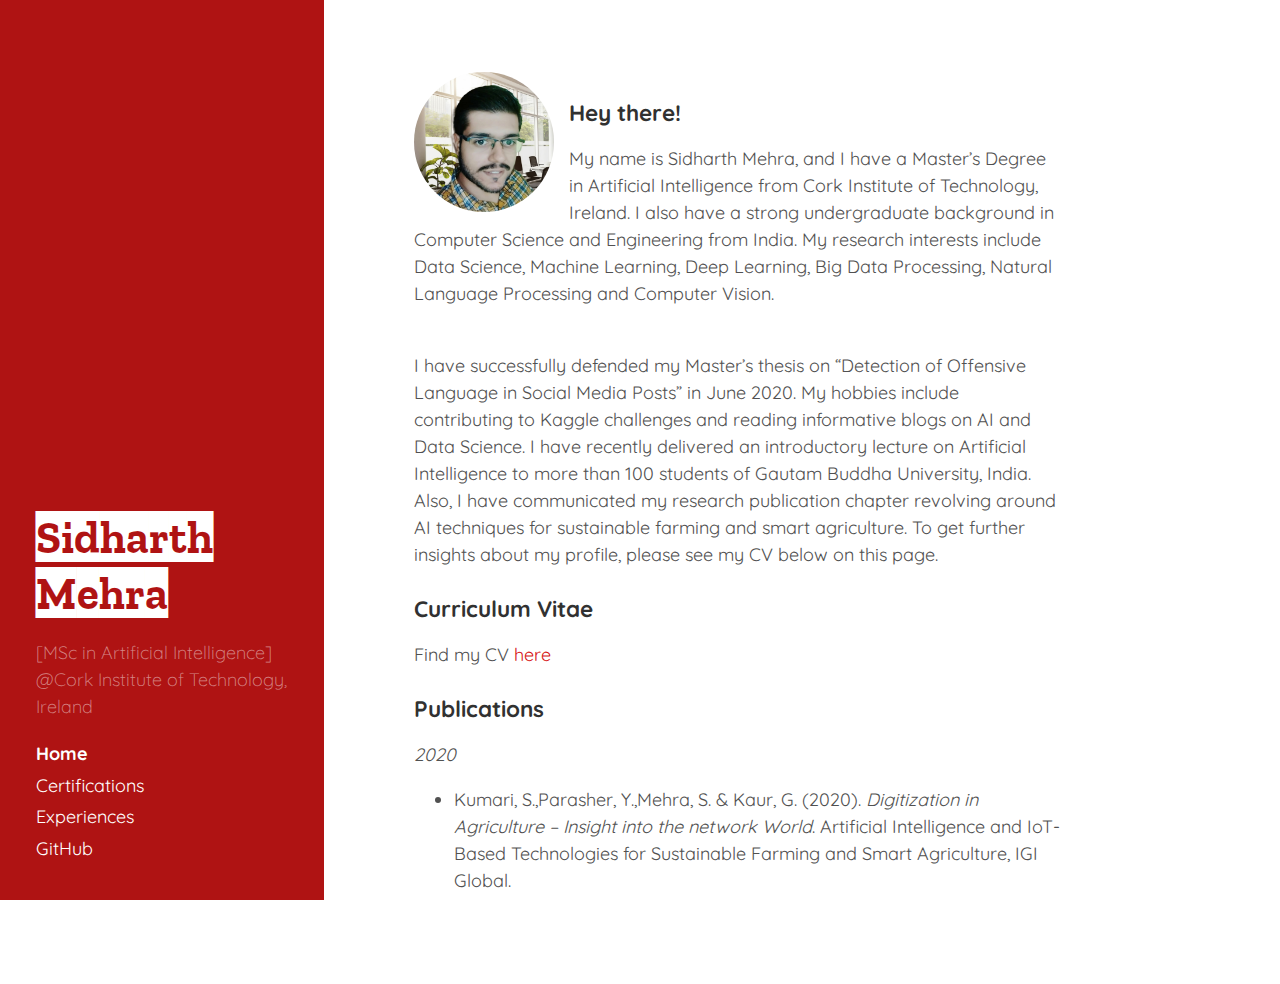
<file: index.html>
<!DOCTYPE html>
<html lang="en-us">

  <head>
  <link href="http://gmpg.org/xfn/11" rel="profile">
  <meta http-equiv="X-UA-Compatible" content="IE=edge">
  <meta http-equiv="content-type" content="text/html; charset=utf-8">
  <script type="text/javascript" src="https://cdn.mathjax.org/mathjax/latest/MathJax.js?config=TeX-AMS-MML_HTMLorMML"></script>

  <!-- Enable responsiveness on mobile devices-->
  <meta name="viewport" content="width=device-width, initial-scale=1.0, maximum-scale=1">

  <title>
    
      Sidharth Mehra &middot; MSc in Artificial Intelligence from Cork Institute of Technology, Ireland
    
  </title>

  <!-- CSS -->
  <link rel="stylesheet" href="/public/css/poole.css">
  <link rel="stylesheet" href="/public/css/syntax.css">
  <link rel="stylesheet" href="/public/css/hyde.css">
  <link rel="stylesheet" href="/public/css/general.css">
  <link rel="stylesheet" href="https://fonts.googleapis.com/css?family=PT+Sans:400,400italic,700|Abril+Fatface">
  <link rel="stylesheet" href="https://fonts.googleapis.com/css?family=Quicksand:300,400,500,700&display=swap">
  <link rel="stylesheet" href="https://fonts.googleapis.com/css?family=Playfair+Display:400,400i,700,700i&display=swap">
  <link href="https://fonts.googleapis.com/css?family=Zilla+Slab+Highlight:400,700&display=swap" rel="stylesheet">

  <!--  
  <link rel="apple-touch-icon-precomposed" sizes="144x144" href="/public/logo.png">
                                 <link rel="shortcut icon" href="/public/favicon.ico"> -->

  <!-- RSS -->
  <link rel="alternate" type="application/rss+xml" title="RSS" href="/atom.xml">
</head>


  <body class="theme-base-mj">

    <div class="sidebar">
  <div class="container sidebar-sticky">

    <div class="sidebar-about">
        <a href="/">
          <h2>
            Sidharth Mehra
          </h2>
        </a>
      <p class="lead">
        [MSc in Artificial Intelligence]
        @Cork Institute of Technology, Ireland
       
      </p>
    </div>

    <nav class="sidebar-nav">
      <a class="sidebar-nav-item active" href="/">Home</a>

      <a class="sidebar-nav-item" href="/publications/index.html">Certifications</a>
      
      <a class="sidebar-nav-item" href="/blog">Experiences</a>
      
      <a class="sidebar-nav-item" href="https://github.com/sidmehra">GitHub</a>
      <!-- <span class="sidebar-nav-item">Currently v2.1.0</span> -->
    </nav>

    <!-- <p>&copy; 2020. All rights reserved.</p>-->
  </div>
</div>


   <!--   <div class="logo-tag">MJ</div> -->

    <div class="content container">
      <div>
    <img src="/public/img/Sid.jpg" alt="Avatar" class="header-img" />
</div>

<h3 id="hey-there">Hey there!</h3>

<p>My name is Sidharth Mehra, and I have a Master’s Degree in Artificial Intelligence from Cork Institute of Technology, Ireland. I also have a strong undergraduate background in Computer Science and Engineering from India. My research interests include Data Science, Machine Learning, Deep Learning, Big Data Processing, Natural Language Processing and Computer Vision.</p>
 <br> <!-- New line -->  
 <p> I have successfully defended my Master’s thesis on “Detection of Offensive Language in Social Media Posts” in June 2020. My hobbies include contributing to Kaggle challenges and reading informative blogs on AI and Data Science. I have recently delivered an introductory lecture on Artificial Intelligence to more than 100 students of Gautam Buddha University, India. Also, I have communicated my research publication chapter revolving around AI techniques for sustainable farming and smart agriculture. To get further insights about my profile, please see my CV below on this page.</p>
   
<h3 id="curriculum-vitae">Curriculum Vitae</h3>

      <p>Find my CV
      <a className="" 
       href="/cv/cv.pdf"
   target="_blank"
>
   here
</a> </p>
      
      <h3 id="publications">Publications</h3>

<p><em>2020</em></p>

<ul>
  <li>Kumari, S.,Parasher, Y.,Mehra, S. & Kaur, G. (2020). <em>Digitization in Agriculture – Insight into the network World</em>. Artificial Intelligence and IoT-Based Technologies for Sustainable Farming and Smart Agriculture, IGI Global.</li>
  
</ul>



  </body>
</html>
</file>
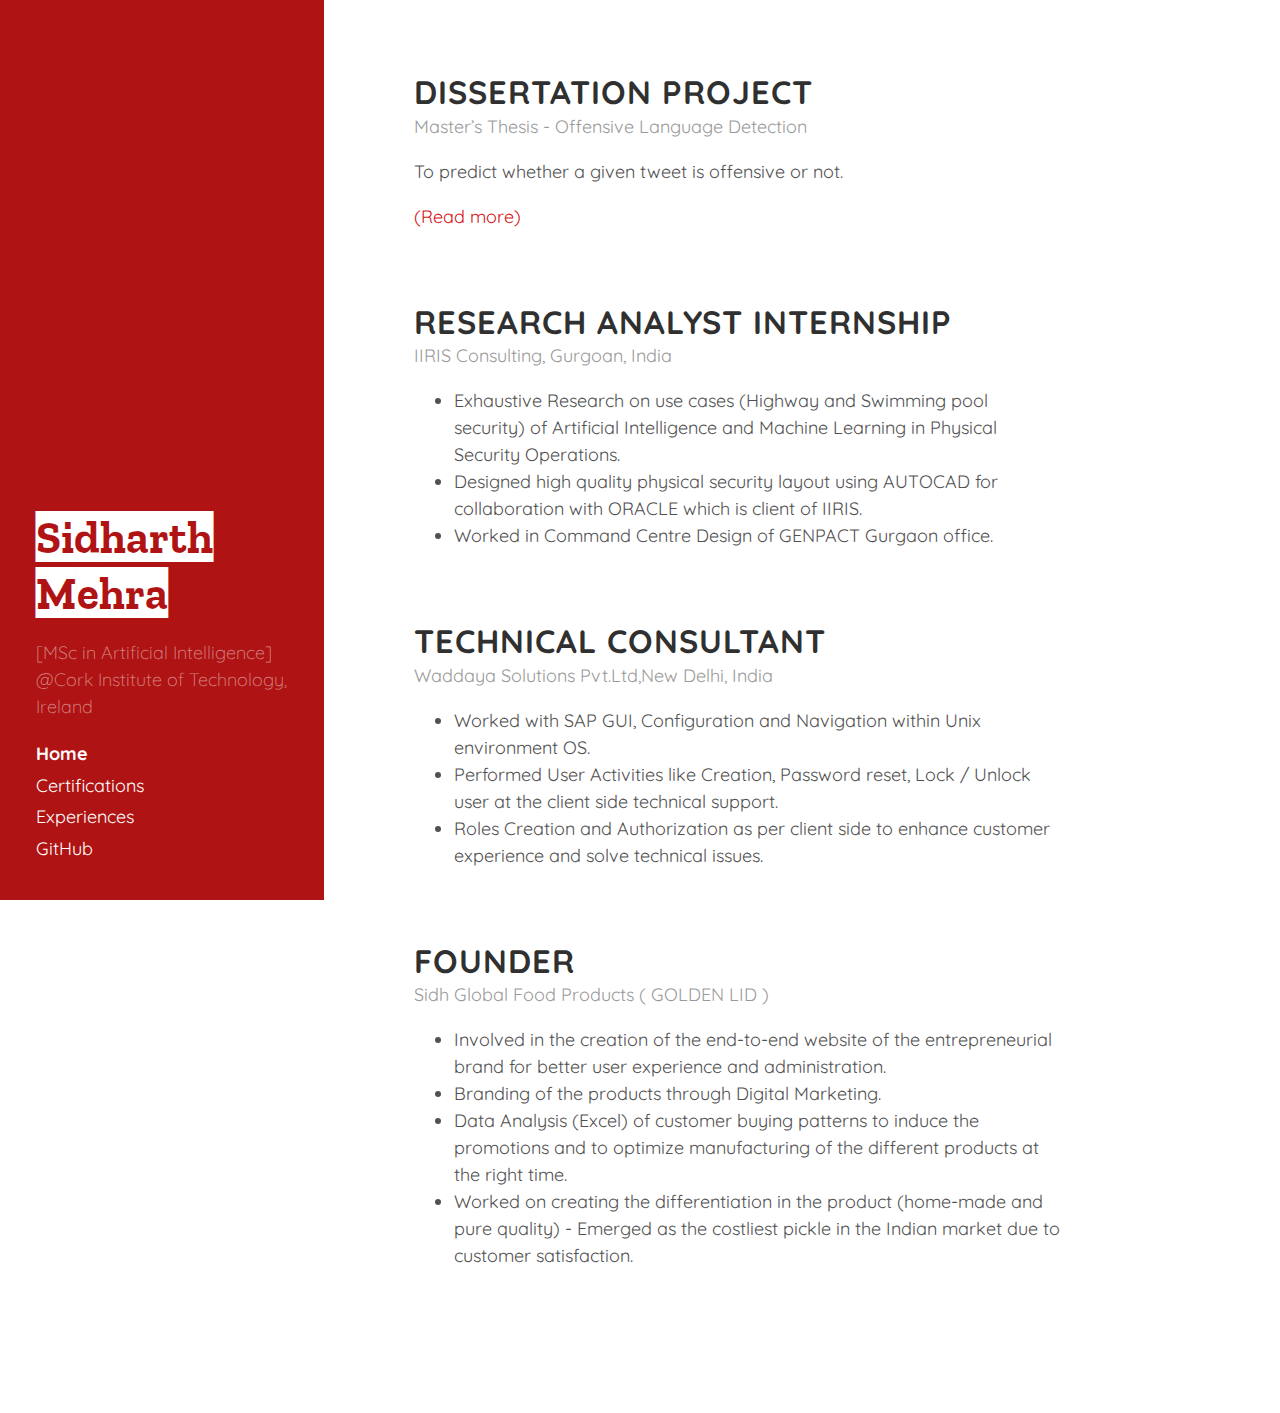
<file: blog/index.html>
<!DOCTYPE html>
<html lang="en-us">

  <head>
  <link href="http://gmpg.org/xfn/11" rel="profile">
  <meta http-equiv="X-UA-Compatible" content="IE=edge">
  <meta http-equiv="content-type" content="text/html; charset=utf-8">
  <script type="text/javascript" src="https://cdn.mathjax.org/mathjax/latest/MathJax.js?config=TeX-AMS-MML_HTMLorMML"></script>

  <!-- Enable responsiveness on mobile devices-->
  <meta name="viewport" content="width=device-width, initial-scale=1.0, maximum-scale=1">

  <title>
    
      Sidharth Mehra &middot; MSc in Artificial Intelligence from Cork Institute of Technology, Ireland
    
  </title>

  <!-- CSS -->
  <link rel="stylesheet" href="/public/css/poole.css">
  <link rel="stylesheet" href="/public/css/syntax.css">
  <link rel="stylesheet" href="/public/css/hyde.css">
  <link rel="stylesheet" href="/public/css/general.css">
  <link rel="stylesheet" href="https://fonts.googleapis.com/css?family=PT+Sans:400,400italic,700|Abril+Fatface">
  <link rel="stylesheet" href="https://fonts.googleapis.com/css?family=Quicksand:300,400,500,700&display=swap">
  <link rel="stylesheet" href="https://fonts.googleapis.com/css?family=Playfair+Display:400,400i,700,700i&display=swap">
  <link href="https://fonts.googleapis.com/css?family=Zilla+Slab+Highlight:400,700&display=swap" rel="stylesheet">

  <!--  
  <link rel="apple-touch-icon-precomposed" sizes="144x144" href="/public/logo.png">
                                 <link rel="shortcut icon" href="/public/favicon.ico"> -->

  <!-- RSS -->
  <link rel="alternate" type="application/rss+xml" title="RSS" href="/atom.xml">
</head>


  <body class="theme-base-mj">

    <div class="sidebar">
  <div class="container sidebar-sticky">

    <div class="sidebar-about">
        <a href="/">
          <h2>
            Sidharth Mehra
          </h2>
        </a>
      <p class="lead">
        [MSc in Artificial Intelligence]
        @Cork Institute of Technology, Ireland
       
      </p>
    </div>

    <nav class="sidebar-nav">
      <a class="sidebar-nav-item active" href="/">Home</a>

      <a class="sidebar-nav-item" href="/publications/index.html">Certifications</a>
      
      <a class="sidebar-nav-item" href="/blog">Experiences</a>
      
      <a class="sidebar-nav-item" href="https://github.com/sidmehra">GitHub</a>
      <!-- <span class="sidebar-nav-item">Currently v2.1.0</span> -->
    </nav>

    <!-- <p>&copy; 2020. All rights reserved.</p>-->
  </div>
</div>
  

  <!--   <div class="logo-tag">MJ</div> -->

    <div class="content container">
      <div class="posts">
  
  <div class="post">
    <h1 class="post-title">
      <a href="/2019/11/25/srl/">
        Dissertation Project
      </a>
    </h1>

    <span class="post-date">Master’s Thesis - Offensive Language Detection</span>

    <!-- What is srl -->
<p>To predict whether a given tweet is offensive or not.</p>



    <a href="/2019/11/25/srl/">
        (Read more)
      </a>
  </div>
  
  <div class="post">
    <h1 class="post-title">
      <a href="">
        Research Analyst Internship
      </a>
    </h1>

    <span class="post-date">IIRIS Consulting, Gurgoan, India</span>
    
    <ul>
  <li>Exhaustive Research on use cases (Highway and Swimming pool security) of
Artificial Intelligence and Machine Learning in Physical Security Operations.</li>
  <li>Designed high quality physical security layout using AUTOCAD for
collaboration with ORACLE which is client of IIRIS.</li>
  <li>Worked in Command Centre Design of GENPACT Gurgaon office.</li>
  
</ul>
    
    
    

  

    
  </div>
  
  <div class="post">
    <h1 class="post-title">
      <a href="">
       Technical Consultant 
      </a>
    </h1>

    <span class="post-date">Waddaya Solutions Pvt.Ltd,New Delhi, India</span>
       <ul>
  <li>Worked with SAP GUI, Configuration and Navigation within Unix environment OS. </li>
  <li>Performed User Activities like Creation, Password reset, Lock / Unlock user at
the client side technical support.</li>
  <li>Roles Creation and Authorization as per client side to enhance customer
experience and solve technical issues.
</li>
 
</ul> 

    
    



    
  </div>
  
        <div class="post">
    <h1 class="post-title">
      <a href="">
        FOUNDER
      </a>
    </h1>

    <span class="post-date">Sidh Global Food Products ( GOLDEN LID )</span>


          
          <ul>
  <li>Involved in the creation of the end-to-end website of the entrepreneurial
brand for better user experience and administration.</li>
  <li>Branding of the products through Digital Marketing.</li>
  <li>Data Analysis (Excel) of customer buying patterns to induce the promotions
and to optimize manufacturing of the different products at the right time.</li>
  <li>Worked on creating the differentiation in the product (home-made and pure
quality) - Emerged as the costliest pickle in the Indian market due to
customer satisfaction.</li>
  
</ul>




    
      </a>
  </div>
        
        
        
        
 

    </div>

  </body>
</html>
</file>
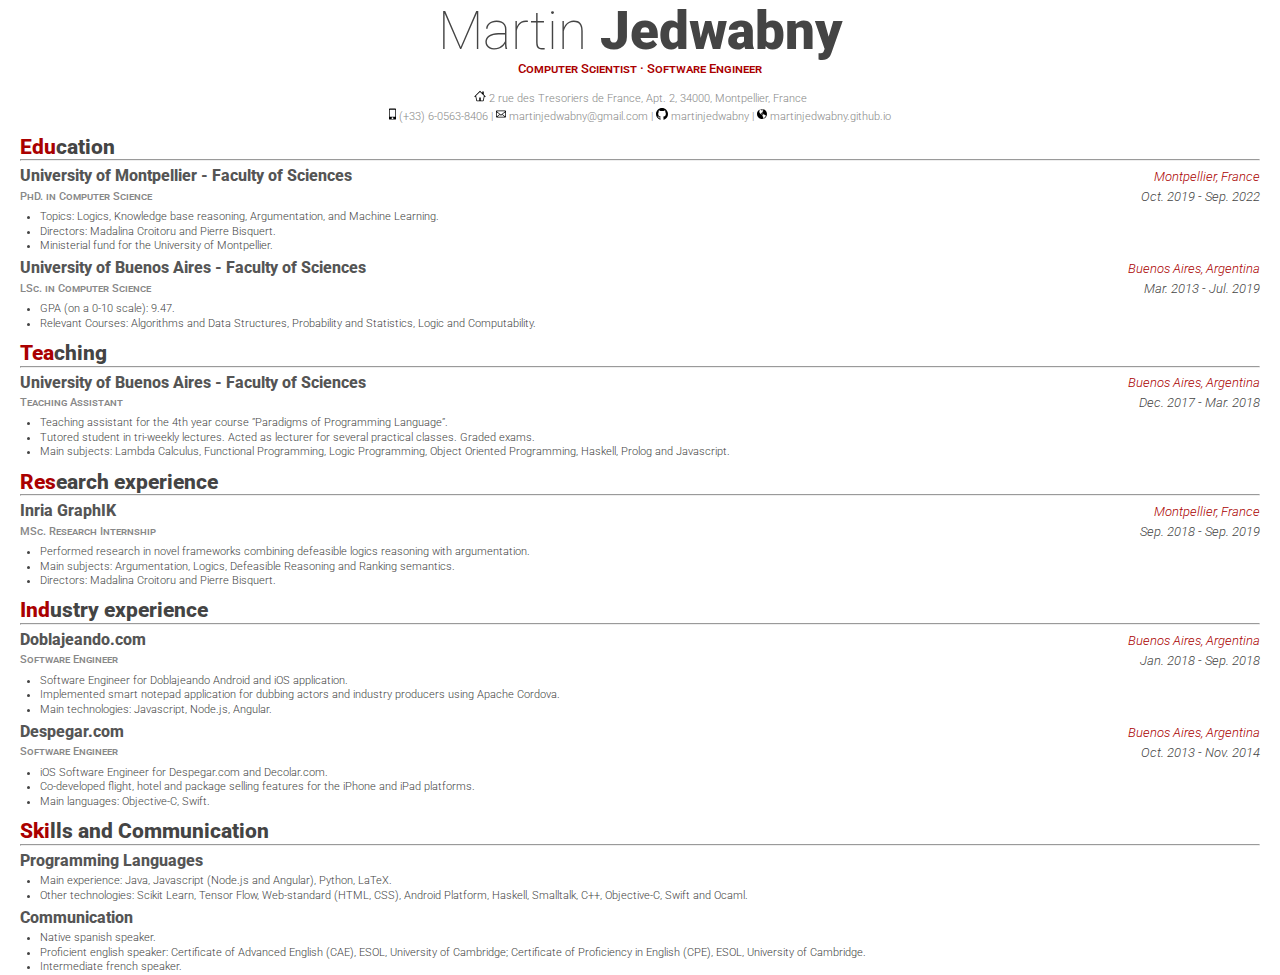
<file: cv/index.html>
<!doctype html>
<html>
<head>
  <meta charset=utf-8 />
  <title>  CV |  CV</title>
  <link href="https://fonts.googleapis.com/css?family=Roboto:100,100i,300,300i,400,400i,500,500i,700,900&display=swap" rel="stylesheet">
  <link href="/public/css/cv.css" type="text/css" rel="stylesheet">
</head>
<body>
  <div id="main">
    <div id="content">
        <h1>
            <span class="light-weight"> Martin </span> <span class="black-weight"> Jedwabny </span>
        </h1>
        <p class="subheadline">
             Computer Scientist &middot; Software Engineer 
        </p>
        <div id="head-desc">
            <svg height="12" class="octicon octicon-home" viewBox="0 0 16 16" version="1.1" width="12" aria-hidden="true"><path fill-rule="evenodd" d="M16 9l-3-3V2h-2v2L8 1 0 9h2l1 5c0 .55.45 1 1 1h8c.55 0 1-.45 1-1l1-5h2zm-4 5H9v-4H7v4H4L2.81 7.69 8 2.5l5.19 5.19L12 14z"></path></svg>  2 rue des Tresoriers de France, Apt. 2, 34000, Montpellier, France  
        </div>
        
        <div id="head-desc">
            <svg height="12" class="octicon octicon-device-mobile" viewBox="0 0 10 16" version="1.1" width="7" aria-hidden="true"><path fill-rule="evenodd" d="M9 0H1C.45 0 0 .45 0 1v14c0 .55.45 1 1 1h8c.55 0 1-.45 1-1V1c0-.55-.45-1-1-1zM5 15.3c-.72 0-1.3-.58-1.3-1.3 0-.72.58-1.3 1.3-1.3.72 0 1.3.58 1.3 1.3 0 .72-.58 1.3-1.3 1.3zM9 12H1V2h8v10z"></path></svg>  (+33) 6-0563-8406  |
            <a href="martinjedwabny@gmail.com"><svg height="12" class="octicon octicon-mail" viewBox="0 0 14 16" version="1.1" width="10" aria-hidden="true"><path fill-rule="evenodd" d="M0 4v8c0 .55.45 1 1 1h12c.55 0 1-.45 1-1V4c0-.55-.45-1-1-1H1c-.55 0-1 .45-1 1zm13 0L7 9 1 4h12zM1 5.5l4 3-4 3v-6zM2 12l3.5-3L7 10.5 8.5 9l3.5 3H2zm11-.5l-4-3 4-3v6z"></path></svg> martinjedwabny@gmail.com </a> | 
            <a href="https://github.com/martinjedwabny"><svg height="12" class="octicon octicon-mark-github" viewBox="0 0 16 16" version="1.1" width="12" aria-hidden="true"><path fill-rule="evenodd" d="M8 0C3.58 0 0 3.58 0 8c0 3.54 2.29 6.53 5.47 7.59.4.07.55-.17.55-.38 0-.19-.01-.82-.01-1.49-2.01.37-2.53-.49-2.69-.94-.09-.23-.48-.94-.82-1.13-.28-.15-.68-.52-.01-.53.63-.01 1.08.58 1.23.82.72 1.21 1.87.87 2.33.66.07-.52.28-.87.51-1.07-1.78-.2-3.64-.89-3.64-3.95 0-.87.31-1.59.82-2.15-.08-.2-.36-1.02.08-2.12 0 0 .67-.21 2.2.82.64-.18 1.32-.27 2-.27.68 0 1.36.09 2 .27 1.53-1.04 2.2-.82 2.2-.82.44 1.1.16 1.92.08 2.12.51.56.82 1.27.82 2.15 0 3.07-1.87 3.75-3.65 3.95.29.25.54.73.54 1.48 0 1.07-.01 1.93-.01 2.2 0 .21.15.46.55.38A8.013 8.013 0 0016 8c0-4.42-3.58-8-8-8z"></path></svg> martinjedwabny </a> |
            <a href="https://martinjedwabny.github.io"><svg height="12" class="octicon octicon-globe" viewBox="0 0 14 16" version="1.1" width="10" aria-hidden="true"><path fill-rule="evenodd" d="M7 1C3.14 1 0 4.14 0 8s3.14 7 7 7c.48 0 .94-.05 1.38-.14-.17-.08-.2-.73-.02-1.09.19-.41.81-1.45.2-1.8-.61-.35-.44-.5-.81-.91-.37-.41-.22-.47-.25-.58-.08-.34.36-.89.39-.94.02-.06.02-.27 0-.33 0-.08-.27-.22-.34-.23-.06 0-.11.11-.2.13-.09.02-.5-.25-.59-.33-.09-.08-.14-.23-.27-.34-.13-.13-.14-.03-.33-.11s-.8-.31-1.28-.48c-.48-.19-.52-.47-.52-.66-.02-.2-.3-.47-.42-.67-.14-.2-.16-.47-.2-.41-.04.06.25.78.2.81-.05.02-.16-.2-.3-.38-.14-.19.14-.09-.3-.95s.14-1.3.17-1.75c.03-.45.38.17.19-.13-.19-.3 0-.89-.14-1.11-.13-.22-.88.25-.88.25.02-.22.69-.58 1.16-.92.47-.34.78-.06 1.16.05.39.13.41.09.28-.05-.13-.13.06-.17.36-.13.28.05.38.41.83.36.47-.03.05.09.11.22s-.06.11-.38.3c-.3.2.02.22.55.61s.38-.25.31-.55c-.07-.3.39-.06.39-.06.33.22.27.02.5.08.23.06.91.64.91.64-.83.44-.31.48-.17.59.14.11-.28.3-.28.3-.17-.17-.19.02-.3.08-.11.06-.02.22-.02.22-.56.09-.44.69-.42.83 0 .14-.38.36-.47.58-.09.2.25.64.06.66-.19.03-.34-.66-1.31-.41-.3.08-.94.41-.59 1.08.36.69.92-.19 1.11-.09.19.1-.06.53-.02.55.04.02.53.02.56.61.03.59.77.53.92.55.17 0 .7-.44.77-.45.06-.03.38-.28 1.03.09.66.36.98.31 1.2.47.22.16.08.47.28.58.2.11 1.06-.03 1.28.31.22.34-.88 2.09-1.22 2.28-.34.19-.48.64-.84.92s-.81.64-1.27.91c-.41.23-.47.66-.66.8 3.14-.7 5.48-3.5 5.48-6.84 0-3.86-3.14-7-7-7L7 1zm1.64 6.56c-.09.03-.28.22-.78-.08-.48-.3-.81-.23-.86-.28 0 0-.05-.11.17-.14.44-.05.98.41 1.11.41.13 0 .19-.13.41-.05.22.08.05.13-.05.14zM6.34 1.7c-.05-.03.03-.08.09-.14.03-.03.02-.11.05-.14.11-.11.61-.25.52.03-.11.27-.58.3-.66.25zm1.23.89c-.19-.02-.58-.05-.52-.14.3-.28-.09-.38-.34-.38-.25-.02-.34-.16-.22-.19.12-.03.61.02.7.08.08.06.52.25.55.38.02.13 0 .25-.17.25zm1.47-.05c-.14.09-.83-.41-.95-.52-.56-.48-.89-.31-1-.41-.11-.1-.08-.19.11-.34.19-.15.69.06 1 .09.3.03.66.27.66.55.02.25.33.5.19.63h-.01z"></path></svg> martinjedwabny.github.io </a>
        </div>
        <h2 id="education"><strong>Edu</strong>cation</h2>
<hr />

<h3 id="university-of-montpellier---faculty-of-sciences">University of Montpellier - Faculty of Sciences</h3>
<h4 id="phd-in-computer-science">PhD. in Computer Science</h4>
<h5 id="montpellier-france">Montpellier, France</h5>
<h6 id="oct-2019---sep-2022">Oct. 2019 - Sep. 2022</h6>
<ul>
  <li>Topics: Logics, Knowledge base reasoning, Argumentation, and Machine Learning.</li>
  <li>Directors: Madalina Croitoru and Pierre Bisquert.</li>
  <li>Ministerial fund for the University of Montpellier.</li>
</ul>

<h3 id="university-of-buenos-aires---faculty-of-sciences">University of Buenos Aires - Faculty of Sciences</h3>
<h4 id="lsc-in-computer-science">LSc. in Computer Science</h4>
<h5 id="buenos-aires-argentina">Buenos Aires, Argentina</h5>
<h6 id="mar-2013---jul-2019">Mar. 2013 - Jul. 2019</h6>
<ul>
  <li>GPA (on a 0-10 scale): 9.47.</li>
  <li>Relevant Courses: Algorithms and Data Structures, Probability and Statistics, Logic and Computability.</li>
</ul>

<h2 id="teaching"><strong>Tea</strong>ching</h2>
<hr />

<h3 id="university-of-buenos-aires---faculty-of-sciences-1">University of Buenos Aires - Faculty of Sciences</h3>
<h4 id="teaching-assistant">Teaching Assistant</h4>
<h5 id="buenos-aires-argentina-1">Buenos Aires, Argentina</h5>
<h6 id="dec-2017---mar-2018">Dec. 2017 - Mar. 2018</h6>
<ul>
  <li>Teaching assistant for the 4th year course ”Paradigms of Programming Language”.</li>
  <li>Tutored student in tri-weekly lectures. Acted as lecturer for several practical classes. Graded exams.</li>
  <li>Main subjects: Lambda Calculus, Functional Programming, Logic Programming, Object Oriented Programming, Haskell, Prolog and Javascript.</li>
</ul>

<h2 id="research-experience"><strong>Res</strong>earch experience</h2>
<hr />

<h3 id="inria-graphik">Inria GraphIK</h3>
<h4 id="msc-research-internship">MSc. Research Internship</h4>
<h5 id="montpellier-france-1">Montpellier, France</h5>
<h6 id="sep-2018---sep-2019">Sep. 2018 - Sep. 2019</h6>
<ul>
  <li>Performed research in novel frameworks combining defeasible logics reasoning with argumentation.</li>
  <li>Main subjects: Argumentation, Logics, Defeasible Reasoning and Ranking semantics.</li>
  <li>Directors: Madalina Croitoru and Pierre Bisquert.</li>
</ul>

<h2 id="industry-experience"><strong>Ind</strong>ustry experience</h2>
<hr />

<h3 id="doblajeandocom">Doblajeando.com</h3>
<h4 id="software-engineer">Software Engineer</h4>
<h5 id="buenos-aires-argentina-2">Buenos Aires, Argentina</h5>
<h6 id="jan-2018---sep-2018">Jan. 2018 - Sep. 2018</h6>
<ul>
  <li>Software Engineer for Doblajeando Android and iOS application.</li>
  <li>Implemented smart notepad application for dubbing actors and industry producers using Apache Cordova.</li>
  <li>Main technologies: Javascript, Node.js, Angular.</li>
</ul>

<h3 id="despegarcom">Despegar.com</h3>
<h4 id="software-engineer-1">Software Engineer</h4>
<h5 id="buenos-aires-argentina-3">Buenos Aires, Argentina</h5>
<h6 id="oct-2013---nov-2014">Oct. 2013 - Nov. 2014</h6>
<ul>
  <li>iOS Software Engineer for Despegar.com and Decolar.com.</li>
  <li>Co-developed flight, hotel and package selling features for the iPhone and iPad platforms.</li>
  <li>Main languages: Objective-C, Swift.</li>
</ul>

<h2 id="skills-and-communication"><strong>Ski</strong>lls and Communication</h2>
<hr />

<h3 id="programming-languages">Programming Languages</h3>
<ul>
  <li>Main experience: Java, Javascript (Node.js and Angular), Python, LaTeX.</li>
  <li>Other technologies: Scikit Learn, Tensor Flow, Web-standard (HTML, CSS), Android Platform, Haskell, Smalltalk, C++, Objective-C, Swift and
Ocaml.</li>
</ul>

<h3 id="communication">Communication</h3>
<ul>
  <li>Native spanish speaker.</li>
  <li>Proficient english speaker: Certificate of Advanced English (CAE), ESOL, University of Cambridge; Certificate of Proficiency in English (CPE), ESOL, University of Cambridge.</li>
  <li>Intermediate french speaker.</li>
</ul>

    </div>
  </div>
</body>
</html>
</file>
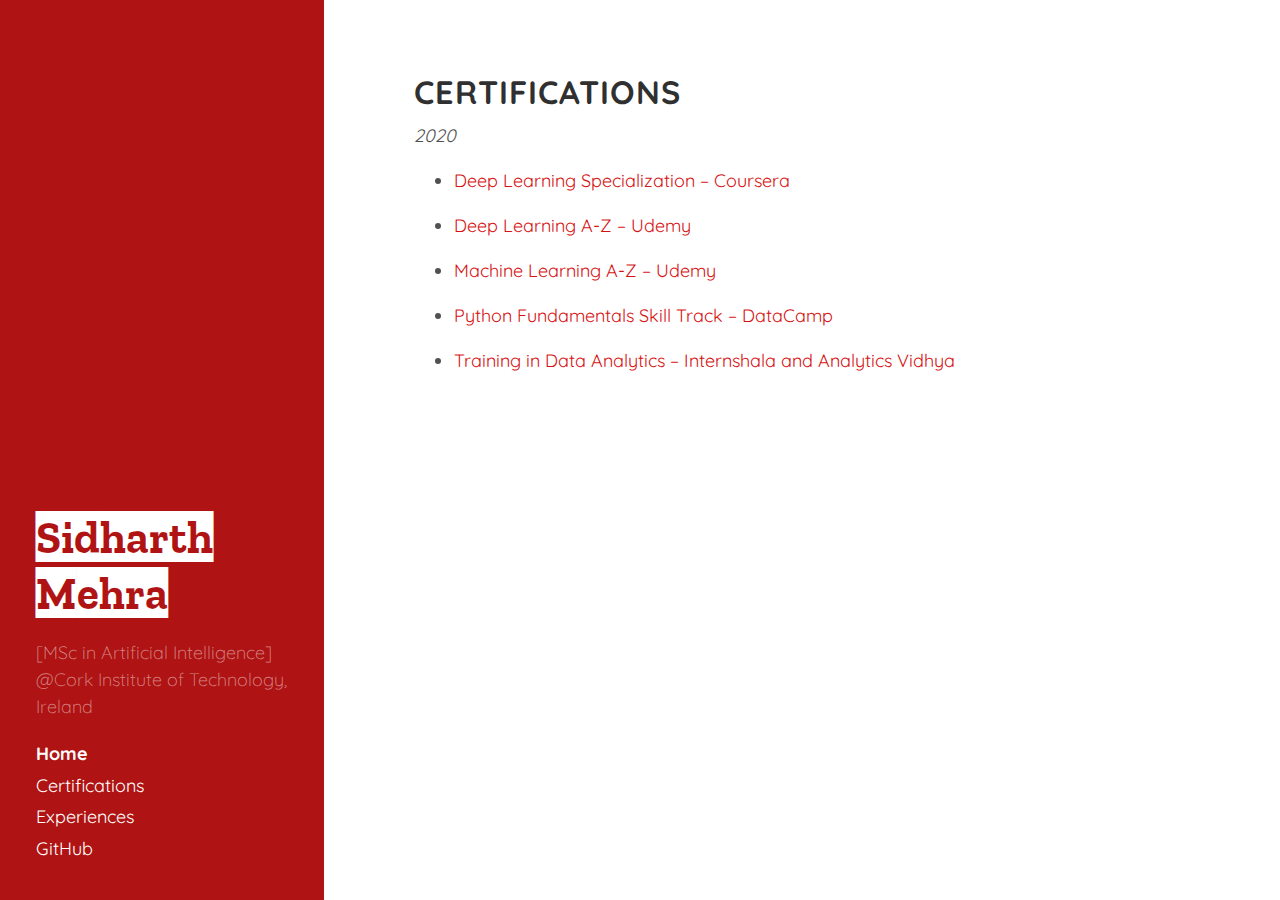
<file: publications/index.html>
<!DOCTYPE html>
<html lang="en-us">

  <head>
  <link href="http://gmpg.org/xfn/11" rel="profile">
  <meta http-equiv="X-UA-Compatible" content="IE=edge">
  <meta http-equiv="content-type" content="text/html; charset=utf-8">
  <script type="text/javascript" src="https://cdn.mathjax.org/mathjax/latest/MathJax.js?config=TeX-AMS-MML_HTMLorMML"></script>

  <!-- Enable responsiveness on mobile devices-->
  <meta name="viewport" content="width=device-width, initial-scale=1.0, maximum-scale=1">

  <title>
    
      Sidharth Mehra &middot; MSc in Artificial Intelligence from Cork Institute of Technology, Ireland
    
  </title>

  <!-- CSS -->
  <link rel="stylesheet" href="/public/css/poole.css">
  <link rel="stylesheet" href="/public/css/syntax.css">
  <link rel="stylesheet" href="/public/css/hyde.css">
  <link rel="stylesheet" href="/public/css/general.css">
  <link rel="stylesheet" href="https://fonts.googleapis.com/css?family=PT+Sans:400,400italic,700|Abril+Fatface">
  <link rel="stylesheet" href="https://fonts.googleapis.com/css?family=Quicksand:300,400,500,700&display=swap">
  <link rel="stylesheet" href="https://fonts.googleapis.com/css?family=Playfair+Display:400,400i,700,700i&display=swap">
  <link href="https://fonts.googleapis.com/css?family=Zilla+Slab+Highlight:400,700&display=swap" rel="stylesheet">

  <!--  
  <link rel="apple-touch-icon-precomposed" sizes="144x144" href="/public/logo.png">
                                 <link rel="shortcut icon" href="/public/favicon.ico"> -->

  <!-- RSS -->
  <link rel="alternate" type="application/rss+xml" title="RSS" href="/atom.xml">
</head>


  <body class="theme-base-mj">

    <div class="sidebar">
  <div class="container sidebar-sticky">

    <div class="sidebar-about">
        <a href="/">
          <h2>
            Sidharth Mehra
          </h2>
        </a>
      <p class="lead">
        [MSc in Artificial Intelligence]
        @Cork Institute of Technology, Ireland
       
      </p>
    </div>

    <nav class="sidebar-nav">
      <a class="sidebar-nav-item active" href="/">Home</a>

      <a class="sidebar-nav-item" href="/publications/index.html">Certifications</a>
      
      <a class="sidebar-nav-item" href="/blog">Experiences</a>
      
      <a class="sidebar-nav-item" href="https://github.com/sidmehra">GitHub</a>
      <!-- <span class="sidebar-nav-item">Currently v2.1.0</span> -->
    </nav>

    <!-- <p>&copy; 2020. All rights reserved.</p>-->
  </div>
</div>

  <!--  <div class="logo-tag">MJ</div>-->

    <div class="content container">
      <div class="posts">
  
  <div class="post">
    <h1 class="post-title">
    <!--    <a href="/2019/11/25/srl/">
        Statistical relational learning-->
      Certifications
      </a>
    </h1>

 <!--    <h3 id="publications">Publications</h3>-->

<p><em>2020</em></p>

<ul>
  <li> 
    <a href="https://www.coursera.org/specializations/deep-learning" target="_blank">Deep Learning Specialization – Coursera </a> </li>
</ul>
        
 <ul>
   <li> <a className="" 
       href="/DL.pdf"
   target="_blank"
>
  Deep Learning A-Z – Udemy
</a> </li>  
   </ul>
     
    <ul>  
     
     
     <a href="" target="_blank"></a>    
 </ul>
 <ul>
    <li> 
      <a className="" 
       href="/ML.pdf"
   target="_blank"
>
  Machine Learning A-Z – Udemy
</a> </li>
       </ul>
      
        
     

 <ul>
    
   <li> <a className="" 
       href="/python.pdf"
   target="_blank"
>
   Python Fundamentals Skill Track – DataCamp
</a>  </li>  
       
         
 </ul>
    
  <ul>
      <li> <a className="" 
       href="/DA.pdf"
   target="_blank"
>
   Training in Data Analytics – Internshala and Analytics Vidhya
</a>  </li>  
 </ul>
        

    


  </body>
</html>
</file>
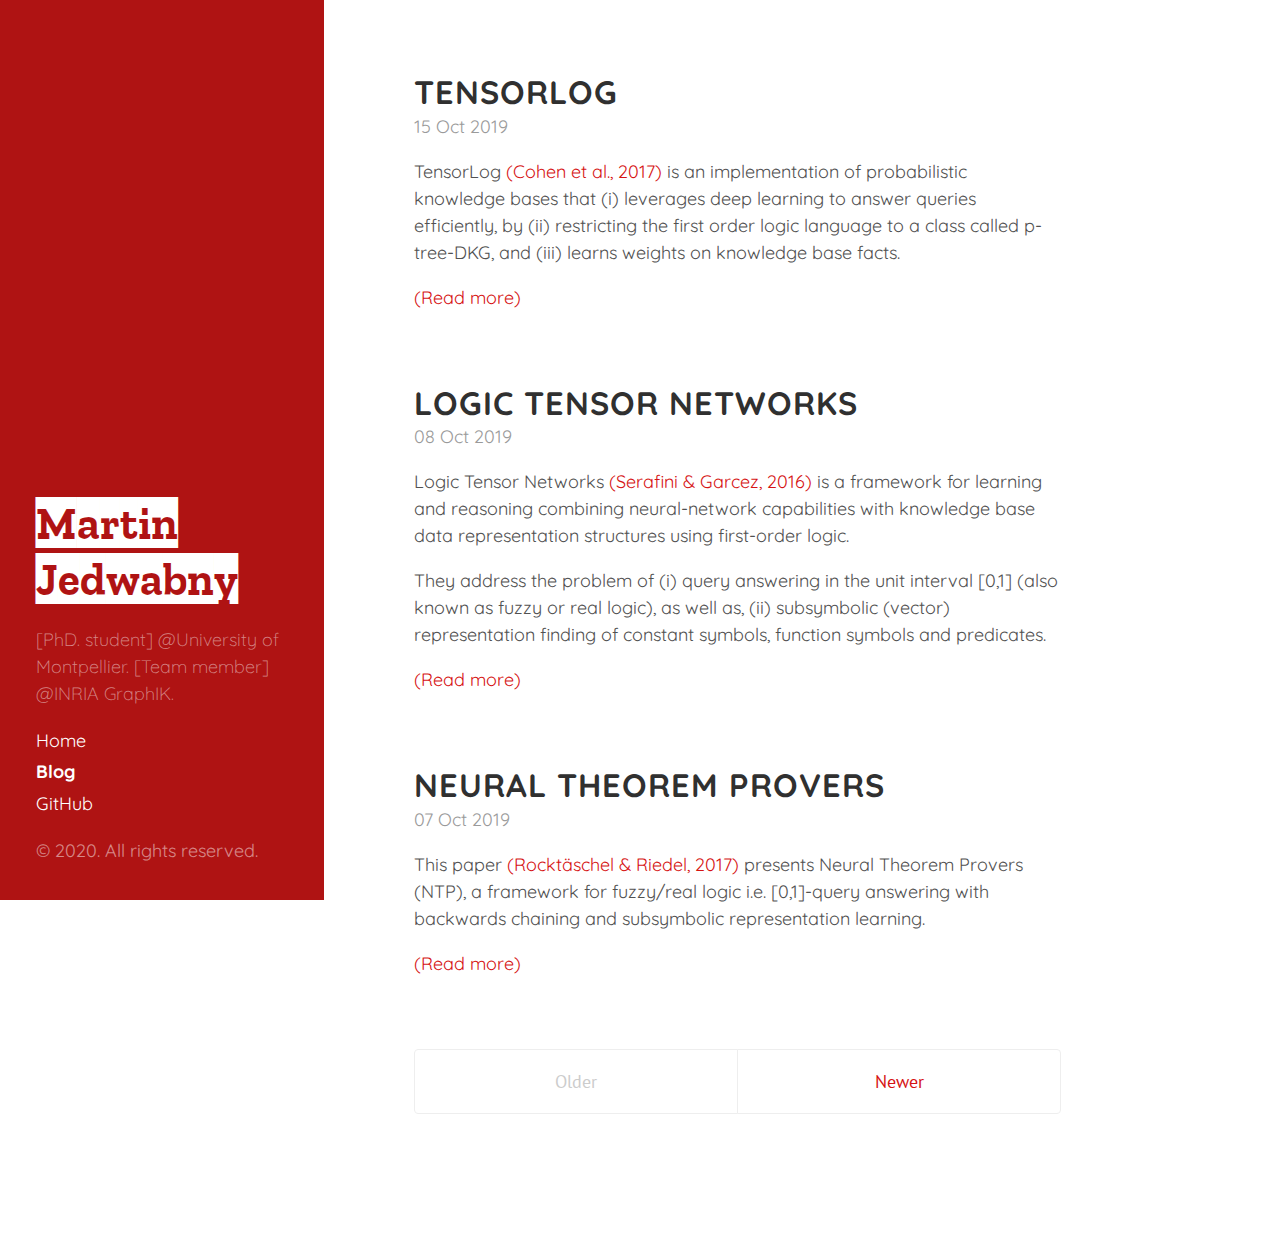
<file: blog/page2/index.html>
<!DOCTYPE html>
<html lang="en-us">

  <head>
  <link href="http://gmpg.org/xfn/11" rel="profile">
  <meta http-equiv="X-UA-Compatible" content="IE=edge">
  <meta http-equiv="content-type" content="text/html; charset=utf-8">
  <script type="text/javascript" src="https://cdn.mathjax.org/mathjax/latest/MathJax.js?config=TeX-AMS-MML_HTMLorMML"></script>

  <!-- Enable responsiveness on mobile devices-->
  <meta name="viewport" content="width=device-width, initial-scale=1.0, maximum-scale=1">

  <title>
    
      Blog &middot; Martin Jedwabny
    
  </title>

  <!-- CSS -->
  <link rel="stylesheet" href="/public/css/poole.css">
  <link rel="stylesheet" href="/public/css/syntax.css">
  <link rel="stylesheet" href="/public/css/hyde.css">
  <link rel="stylesheet" href="/public/css/general.css">
  <link rel="stylesheet" href="https://fonts.googleapis.com/css?family=PT+Sans:400,400italic,700|Abril+Fatface">
  <link rel="stylesheet" href="https://fonts.googleapis.com/css?family=Quicksand:300,400,500,700&display=swap">
  <link rel="stylesheet" href="https://fonts.googleapis.com/css?family=Playfair+Display:400,400i,700,700i&display=swap">
  <link href="https://fonts.googleapis.com/css?family=Zilla+Slab+Highlight:400,700&display=swap" rel="stylesheet">

  <!-- Icons -->
  <link rel="apple-touch-icon-precomposed" sizes="144x144" href="/public/logo.png">
                                 <link rel="shortcut icon" href="/public/favicon.ico">

  <!-- RSS -->
  <link rel="alternate" type="application/rss+xml" title="RSS" href="/atom.xml">
</head>


  <body class="theme-base-mj">

    <div class="sidebar">
  <div class="container sidebar-sticky">

    <div class="sidebar-about">
        <a href="/">
          <h2>
            Martin Jedwabny
          </h2>
        </a>
      <p class="lead">
        [PhD. student] 
        @University of Montpellier. 
        [Team member] 
        @INRIA GraphIK.
      </p>
    </div>

    <nav class="sidebar-nav">
      <a class="sidebar-nav-item" href="/">Home</a>

      <a class="sidebar-nav-item active" href="/blog">Blog</a>
      
      <a class="sidebar-nav-item" href="https://github.com/martinjedwabny">GitHub</a>
      <!-- <span class="sidebar-nav-item">Currently v2.1.0</span> -->
    </nav>

    <p>&copy; 2020. All rights reserved.</p>
  </div>
</div>


    <div class="logo-tag">MJ</div>

    <div class="content container">
      <div class="posts">
  
  <div class="post">
    <h1 class="post-title">
      <a href="/2019/10/15/tensorlog/">
        Tensorlog
      </a>
    </h1>

    <span class="post-date">15 Oct 2019</span>

    <p>TensorLog <a href="#cohenYM17">(Cohen et al., 2017)</a> is an implementation of probabilistic knowledge bases that (i) leverages deep learning to answer queries efficiently, by (ii) restricting the first order logic language to a class called p-tree-DKG, and (iii) learns weights on knowledge base facts.</p>



    <a href="/2019/10/15/tensorlog/">
        (Read more)
      </a>
  </div>
  
  <div class="post">
    <h1 class="post-title">
      <a href="/2019/10/08/ltn/">
        Logic Tensor Networks
      </a>
    </h1>

    <span class="post-date">08 Oct 2019</span>

    <!-- Intro -->

<p>Logic Tensor Networks <a href="#serafini2016logic">(Serafini &amp; Garcez, 2016)</a> is a framework for learning and reasoning combining neural-network capabilities with knowledge base data representation structures using first-order logic.</p>

<!-- Problem -->

<p>They address the problem of (i) query answering in the unit interval [0,1] (also known as fuzzy or real logic), as well as, (ii) subsymbolic (vector) representation finding of constant symbols, function symbols and predicates.</p>



    <a href="/2019/10/08/ltn/">
        (Read more)
      </a>
  </div>
  
  <div class="post">
    <h1 class="post-title">
      <a href="/2019/10/07/end-to-end/">
        Neural Theorem Provers
      </a>
    </h1>

    <span class="post-date">07 Oct 2019</span>

    <p>This paper <a href="#rocktaschel2017end">(Rocktäschel &amp; Riedel, 2017)</a> presents Neural Theorem Provers (NTP), a framework for fuzzy/real logic i.e. [0,1]-query answering with backwards chaining and subsymbolic representation learning.</p>



    <a href="/2019/10/07/end-to-end/">
        (Read more)
      </a>
  </div>
  
</div>

<div class="pagination">
  
    <span class="pagination-item older">Older</span>
  
  
    
      <a class="pagination-item newer" href="/blog/">Newer</a>
    
  
</div>
    </div>

  </body>
</html>
</file>
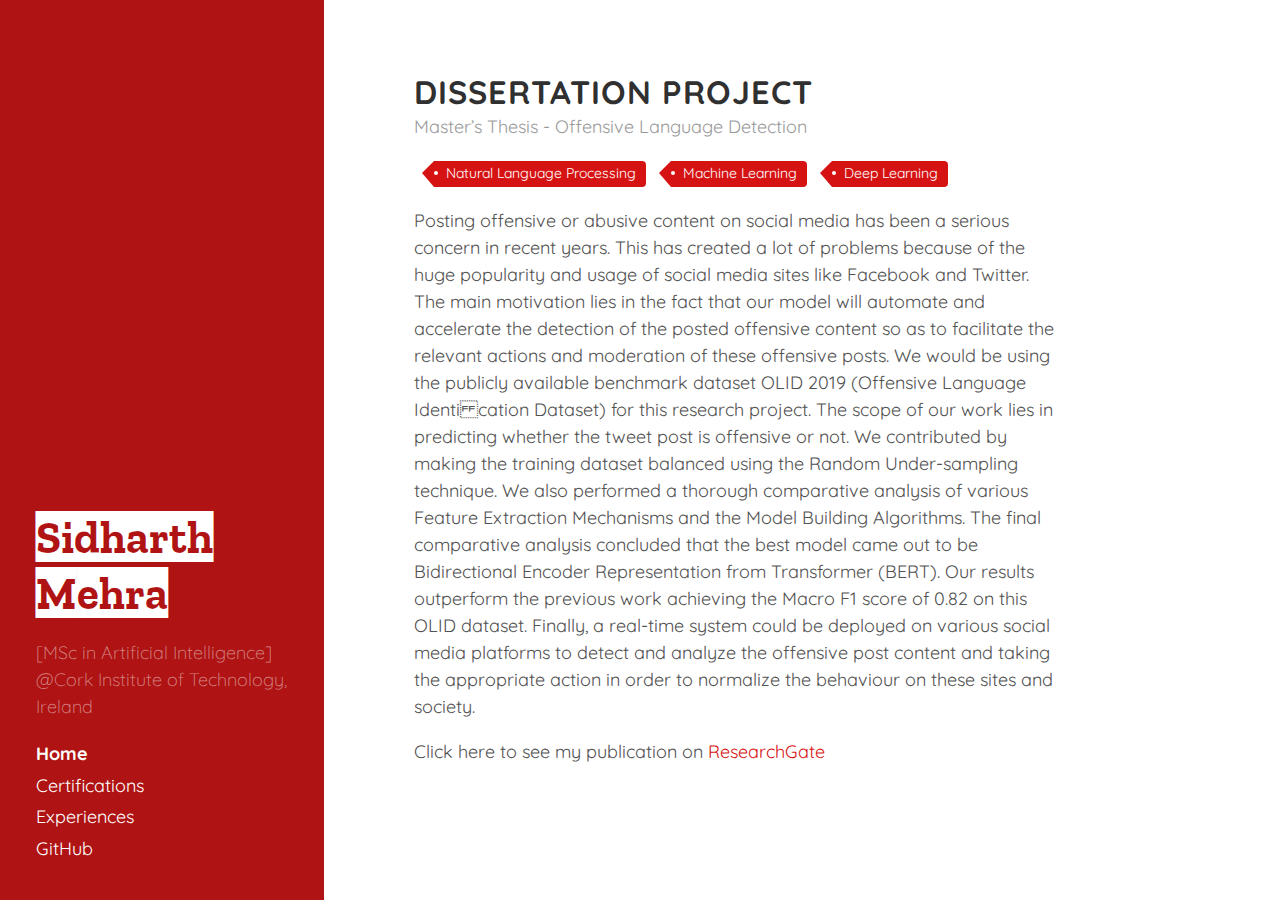
<file: 2019/11/25/srl/index.html>
<!DOCTYPE html>
<html lang="en-us">

  <head>
  <link href="http://gmpg.org/xfn/11" rel="profile">
  <meta http-equiv="X-UA-Compatible" content="IE=edge">
  <meta http-equiv="content-type" content="text/html; charset=utf-8">
  <script type="text/javascript" src="https://cdn.mathjax.org/mathjax/latest/MathJax.js?config=TeX-AMS-MML_HTMLorMML"></script>

  <!-- Enable responsiveness on mobile devices-->
  <meta name="viewport" content="width=device-width, initial-scale=1.0, maximum-scale=1">

  <title>
    
      Sidharth Mehra &middot; MSc in Artificial Intelligence from Cork Institute of Technology, Ireland
    
  </title>

  <!-- CSS -->
  <link rel="stylesheet" href="/public/css/poole.css">
  <link rel="stylesheet" href="/public/css/syntax.css">
  <link rel="stylesheet" href="/public/css/hyde.css">
  <link rel="stylesheet" href="/public/css/general.css">
  <link rel="stylesheet" href="https://fonts.googleapis.com/css?family=PT+Sans:400,400italic,700|Abril+Fatface">
  <link rel="stylesheet" href="https://fonts.googleapis.com/css?family=Quicksand:300,400,500,700&display=swap">
  <link rel="stylesheet" href="https://fonts.googleapis.com/css?family=Playfair+Display:400,400i,700,700i&display=swap">
  <link href="https://fonts.googleapis.com/css?family=Zilla+Slab+Highlight:400,700&display=swap" rel="stylesheet">

  <!--  
  <link rel="apple-touch-icon-precomposed" sizes="144x144" href="/public/logo.png">
                                 <link rel="shortcut icon" href="/public/favicon.ico"> -->

  <!-- RSS -->
  <link rel="alternate" type="application/rss+xml" title="RSS" href="/atom.xml">
</head>


  <body class="theme-base-mj">

    <div class="sidebar">
  <div class="container sidebar-sticky">

    <div class="sidebar-about">
        <a href="/">
          <h2>
            Sidharth Mehra
          </h2>
        </a>
      <p class="lead">
        [MSc in Artificial Intelligence]
        @Cork Institute of Technology, Ireland
       
      </p>
    </div>

    <nav class="sidebar-nav">
      <a class="sidebar-nav-item active" href="/">Home</a>

      <a class="sidebar-nav-item" href="/publications/index.html">Certifications</a>
      
      <a class="sidebar-nav-item" href="/blog">Experiences</a>
      
      <a class="sidebar-nav-item" href="https://github.com/sidmehra">GitHub</a>
      <!-- <span class="sidebar-nav-item">Currently v2.1.0</span> -->
    </nav>

    <!-- <p>&copy; 2020. All rights reserved.</p>-->
  </div>
</div>

    <div class="content container">
      <div class="post">
  <h1 class="post-title">Dissertation Project</h1>
  <span class="post-date">Master’s Thesis - Offensive Language Detection</span>
  
    <span class="post-tag">Natural Language Processing</span>
  
    <span class="post-tag">Machine Learning</span>
  
    <span class="post-tag">Deep Learning</span>
  
  <!-- What is srl -->
<p>Posting offensive or abusive content on social media has been a serious concern in recent years. This has created a lot of problems because of the huge popularity and usage of social media sites like Facebook and Twitter. The main motivation lies in the fact that our model will automate and accelerate the detection of the posted offensive content so as to facilitate the relevant actions and moderation of these offensive posts. We would be using the publicly available benchmark dataset OLID 2019 (Offensive Language Identication Dataset) for this research project. The scope of our work lies in predicting whether the tweet post is offensive or not. We contributed by making the training dataset balanced using the Random Under-sampling technique. We also performed a thorough comparative analysis of various Feature Extraction Mechanisms and the Model Building Algorithms. The final comparative analysis concluded that the best model came out to be Bidirectional Encoder Representation from Transformer (BERT). Our results outperform the previous work achieving the Macro F1 score of 0.82 on this OLID dataset. Finally, a real-time system could be deployed on various social media platforms to detect and analyze the offensive post content and taking the appropriate action in order to normalize the behaviour on these sites and society.</p>
<!--more-->

    <p>Click here to see my publication on
      <a className="" 
       href="https://www.researchgate.net/publication/343079524_Detection_of_Offensive_Language_in_Social_Media_Posts"
   target="_blank"
>
   ResearchGate 
</a> </p>

    </div>

  </body>
</html>
</file>
<file: public/css/poole.css>
/*
 *                        ___
 *                       /\_ \
 *  _____     ___     ___\//\ \      __
 * /\ '__`\  / __`\  / __`\\ \ \   /'__`\
 * \ \ \_\ \/\ \_\ \/\ \_\ \\_\ \_/\  __/
 *  \ \ ,__/\ \____/\ \____//\____\ \____\
 *   \ \ \/  \/___/  \/___/ \/____/\/____/
 *    \ \_\
 *     \/_/
 *
 * Designed, built, and released under MIT license by @mdo. Learn more at
 * https://github.com/poole/poole.
 */


/*
 * Contents
 *
 * Body resets
 * Custom type
 * Messages
 * Container
 * Masthead
 * Posts and pages
 * Pagination
 * Reverse layout
 * Themes
 */


/*
 * Body resets
 *
 * Update the foundational and global aspects of the page.
 */

* {
  -webkit-box-sizing: border-box;
     -moz-box-sizing: border-box;
          box-sizing: border-box;
}

html,
body {
  margin: 0;
  padding: 0;
}

html {
  font-family: "Helvetica Neue", Helvetica, Arial, sans-serif;
  font-size: 16px;
  line-height: 1.5;
}
@media (min-width: 38em) {
  html {
    font-size: 20px;
  }
}

body {
  color: #515151;
  background-color: #fff;
  -webkit-text-size-adjust: 100%;
      -ms-text-size-adjust: 100%;
}

/* No `:visited` state is required by default (browsers will use `a`) */
a {
  color: #268bd2;
  text-decoration: none;
}
a strong {
  color: inherit;
}
/* `:focus` is linked to `:hover` for basic accessibility */
a:hover,
a:focus {
  text-decoration: underline;
}

/* Headings */
h1, h2, h3, h4, h5, h6 {
  margin-bottom: .5rem;
  font-weight: bold;
  line-height: 1.25;
  color: #313131;
  text-rendering: optimizeLegibility;
}
h1 {
  font-size: 2rem;
}
h2 {
  margin-top: 1rem;
  font-size: 1.5rem;
}
h3 {
  margin-top: 1.5rem;
  font-size: 1.25rem;
}
h4, h5, h6 {
  margin-top: 1rem;
  font-size: 1rem;
}

/* Body text */
p {
  margin-top: 0;
  margin-bottom: 1rem;
}

strong {
  color: #303030;
}


/* Lists */
ul, ol, dl {
  margin-top: 0;
  margin-bottom: 1rem;
}

dt {
  font-weight: bold;
}
dd {
  margin-bottom: .5rem;
}

/* Misc */
hr {
  position: relative;
  margin: 1.5rem 0;
  border: 0;
  border-top: 1px solid #eee;
  border-bottom: 1px solid #fff;
}

abbr {
  font-size: 85%;
  font-weight: bold;
  color: #555;
  text-transform: uppercase;
}
abbr[title] {
  cursor: help;
  border-bottom: 1px dotted #e5e5e5;
}

/* Code */
code,
pre {
  font-family: Menlo, Monaco, "Courier New", monospace;
}
code {
  padding: .25em .5em;
  font-size: 85%;
  color: #bf616a;
  background-color: #f9f9f9;
  border-radius: 3px;
}
pre {
  display: block;
  margin-top: 0;
  margin-bottom: 1rem;
  padding: 1rem;
  font-size: .8rem;
  line-height: 1.4;
  white-space: pre;
  white-space: pre-wrap;
  word-break: break-all;
  word-wrap: break-word;
  background-color: #f9f9f9;
}
pre code {
  padding: 0;
  font-size: 100%;
  color: inherit;
  background-color: transparent;
}

/* Pygments via Jekyll */
.highlight {
  margin-bottom: 1rem;
  border-radius: 4px;
}
.highlight pre {
  margin-bottom: 0;
}

/* Gist via GitHub Pages */
.gist .gist-file {
  font-family: Menlo, Monaco, "Courier New", monospace !important;
}
.gist .markdown-body {
  padding: 15px;
}
.gist pre {
  padding: 0;
  background-color: transparent;
}
.gist .gist-file .gist-data {
  font-size: .8rem !important;
  line-height: 1.4;
}
.gist code {
  padding: 0;
  color: inherit;
  background-color: transparent;
  border-radius: 0;
}

/* Quotes */
blockquote {
  padding: .5rem 1rem;
  margin: .8rem 0;
  color: #7a7a7a;
  border-left: .25rem solid #e5e5e5;
}
blockquote p:last-child {
  margin-bottom: 0;
}
@media (min-width: 30em) {
  blockquote {
    padding-right: 5rem;
    padding-left: 1.25rem;
  }
}

img {
  display: block;
  max-width: 100%;
  margin: 0 0 1rem;
  border-radius: 5px;
}

/* Tables */
table {
  margin-bottom: 1rem;
  width: 100%;
  border: 1px solid #e5e5e5;
  border-collapse: collapse;
}
td,
th {
  padding: .25rem .5rem;
  border: 1px solid #e5e5e5;
}
tbody tr:nth-child(odd) td,
tbody tr:nth-child(odd) th {
  background-color: #f9f9f9;
}


/*
 * Custom type
 *
 * Extend paragraphs with `.lead` for larger introductory text.
 */

.lead {
  font-size: 1rem;
  font-weight: 300;
}


/*
 * Messages
 *
 * Show alert messages to users. You may add it to single elements like a `<p>`,
 * or to a parent if there are multiple elements to show.
 */

.message {
  margin-bottom: 1rem;
  padding: 1rem;
  color: #717171;
  background-color: #f9f9f9;
}


/*
 * Container
 *
 * Center the page content.
 */

.container {
  max-width: 38rem;
  padding-left:  1rem;
  padding-right: 1rem;
  margin-left:  auto;
  margin-right: auto;
}


/*
 * Masthead
 *
 * Super small header above the content for site name and short description.
 */

.masthead {
  padding-top:    1rem;
  padding-bottom: 1rem;
  margin-bottom: 3rem;
}
.masthead-title {
  margin-top: 0;
  margin-bottom: 0;
  color: #505050;
}
.masthead-title a {
  color: #505050;
}
.masthead-title small {
  font-size: 75%;
  font-weight: 400;
  color: #c0c0c0;
  letter-spacing: 0;
}


/*
 * Posts and pages
 *
 * Each post is wrapped in `.post` and is used on default and post layouts. Each
 * page is wrapped in `.page` and is only used on the page layout.
 */

.page,
.post {
  margin-bottom: 4em;
}

/* Blog post or page title */
.page-title,
.post-title,
.post-title a {
  color: #303030;
}
.page-title,
.post-title {
  margin-top: 0;
}

/* Meta data line below post title */
.post-date {
  display: block;
  margin-top: -.5rem;
  margin-bottom: 1rem;
  color: #9a9a9a;
}

/* Related posts */
.related {
  padding-top: 2rem;
  padding-bottom: 2rem;
  border-top: 1px solid #eee;
}
.related-posts {
  padding-left: 0;
  list-style: none;
}
.related-posts h3 {
  margin-top: 0;
}
.related-posts li small {
  font-size: 75%;
  color: #999;
}
.related-posts li a:hover {
  color: #268bd2;
  text-decoration: none;
}
.related-posts li a:hover small {
  color: inherit;
}


/*
 * Pagination
 *
 * Super lightweight (HTML-wise) blog pagination. `span`s are provide for when
 * there are no more previous or next posts to show.
 */

.pagination {
  overflow: hidden; /* clearfix */
  margin-left: -1rem;
  margin-right: -1rem;
  font-family: "PT Sans", Helvetica, Arial, sans-serif;
  color: #ccc;
  text-align: center;
}

/* Pagination items can be `span`s or `a`s */
.pagination-item {
  display: block;
  padding: 1rem;
  border: 1px solid #eee;
}
.pagination-item:first-child {
  margin-bottom: -1px;
}

/* Only provide a hover state for linked pagination items */
a.pagination-item:hover {
  background-color: #f5f5f5;
}

@media (min-width: 30em) {
  .pagination {
    margin: 3rem 0;
  }
  .pagination-item {
    float: left;
    width: 50%;
  }
  .pagination-item:first-child {
    margin-bottom: 0;
    border-top-left-radius:    4px;
    border-bottom-left-radius: 4px;
  }
  .pagination-item:last-child {
    margin-left: -1px;
    border-top-right-radius:    4px;
    border-bottom-right-radius: 4px;
  }
}
</file>
<file: public/css/syntax.css>
.highlight .hll { background-color: #ffc; }
.highlight .c { color: #999; } /* Comment */
.highlight .err { color: #a00; background-color: #faa } /* Error */
.highlight .k { color: #069; } /* Keyword */
.highlight .o { color: #555 } /* Operator */
.highlight .cm { color: #09f; font-style: italic } /* Comment.Multiline */
.highlight .cp { color: #099 } /* Comment.Preproc */
.highlight .c1 { color: #999; } /* Comment.Single */
.highlight .cs { color: #999; } /* Comment.Special */
.highlight .gd { background-color: #fcc; border: 1px solid #c00 } /* Generic.Deleted */
.highlight .ge { font-style: italic } /* Generic.Emph */
.highlight .gr { color: #f00 } /* Generic.Error */
.highlight .gh { color: #030; } /* Generic.Heading */
.highlight .gi { background-color: #cfc; border: 1px solid #0c0 } /* Generic.Inserted */
.highlight .go { color: #aaa } /* Generic.Output */
.highlight .gp { color: #009; } /* Generic.Prompt */
.highlight .gs { } /* Generic.Strong */
.highlight .gu { color: #030; } /* Generic.Subheading */
.highlight .gt { color: #9c6 } /* Generic.Traceback */
.highlight .kc { color: #069; } /* Keyword.Constant */
.highlight .kd { color: #069; } /* Keyword.Declaration */
.highlight .kn { color: #069; } /* Keyword.Namespace */
.highlight .kp { color: #069 } /* Keyword.Pseudo */
.highlight .kr { color: #069; } /* Keyword.Reserved */
.highlight .kt { color: #078; } /* Keyword.Type */
.highlight .m { color: #f60 } /* Literal.Number */
.highlight .s { color: #d44950 } /* Literal.String */
.highlight .na { color: #4f9fcf } /* Name.Attribute */
.highlight .nb { color: #366 } /* Name.Builtin */
.highlight .nc { color: #0a8; } /* Name.Class */
.highlight .no { color: #360 } /* Name.Constant */
.highlight .nd { color: #99f } /* Name.Decorator */
.highlight .ni { color: #999; } /* Name.Entity */
.highlight .ne { color: #c00; } /* Name.Exception */
.highlight .nf { color: #c0f } /* Name.Function */
.highlight .nl { color: #99f } /* Name.Label */
.highlight .nn { color: #0cf; } /* Name.Namespace */
.highlight .nt { color: #2f6f9f; } /* Name.Tag */
.highlight .nv { color: #033 } /* Name.Variable */
.highlight .ow { color: #000; } /* Operator.Word */
.highlight .w { color: #bbb } /* Text.Whitespace */
.highlight .mf { color: #f60 } /* Literal.Number.Float */
.highlight .mh { color: #f60 } /* Literal.Number.Hex */
.highlight .mi { color: #f60 } /* Literal.Number.Integer */
.highlight .mo { color: #f60 } /* Literal.Number.Oct */
.highlight .sb { color: #c30 } /* Literal.String.Backtick */
.highlight .sc { color: #c30 } /* Literal.String.Char */
.highlight .sd { color: #c30; font-style: italic } /* Literal.String.Doc */
.highlight .s2 { color: #c30 } /* Literal.String.Double */
.highlight .se { color: #c30; } /* Literal.String.Escape */
.highlight .sh { color: #c30 } /* Literal.String.Heredoc */
.highlight .si { color: #a00 } /* Literal.String.Interpol */
.highlight .sx { color: #c30 } /* Literal.String.Other */
.highlight .sr { color: #3aa } /* Literal.String.Regex */
.highlight .s1 { color: #c30 } /* Literal.String.Single */
.highlight .ss { color: #fc3 } /* Literal.String.Symbol */
.highlight .bp { color: #366 } /* Name.Builtin.Pseudo */
.highlight .vc { color: #033 } /* Name.Variable.Class */
.highlight .vg { color: #033 } /* Name.Variable.Global */
.highlight .vi { color: #033 } /* Name.Variable.Instance */
.highlight .il { color: #f60 } /* Literal.Number.Integer.Long */

.css .o,
.css .o + .nt,
.css .nt + .nt { color: #999; }
</file>
<file: public/css/hyde.css>
/*
 *  __                  __
 * /\ \                /\ \
 * \ \ \___   __  __   \_\ \     __
 *  \ \  _ `\/\ \/\ \  /'_` \  /'__`\
 *   \ \ \ \ \ \ \_\ \/\ \_\ \/\  __/
 *    \ \_\ \_\/`____ \ \___,_\ \____\
 *     \/_/\/_/`/___/> \/__,_ /\/____/
 *                /\___/
 *                \/__/
 *
 * Designed, built, and released under MIT license by @mdo. Learn more at
 * https://github.com/poole/hyde.
 */


/*
 * Contents
 *
 * Global resets
 * Sidebar
 * Container
 * Reverse layout
 * Themes
 */


/*
 * Global resets
 *
 * Update the foundational and global aspects of the page.
 */

html {
  font-family: "Quicksand", Helvetica, Arial, sans-serif;
}
@media (min-width: 48em) {
  html {
    font-size: 14px;
  }
}
@media (min-width: 58em) {
  html {
    font-size: 18px;
  }
}


/*
 * Sidebar
 *
 * Flexible banner for housing site name, intro, and "footer" content. Starts
 * out above content in mobile and later moves to the side with wider viewports.
 */

.sidebar {
  text-align: center;
  padding: 2rem 1rem;
  color: rgba(255,255,255,.5);
  background-color: #202020;
}
@media (min-width: 48em) {
  .sidebar {
    position: fixed;
    top: 0;
    left: 0;
    bottom: 0;
    width: 18rem;
    text-align: left;
  }
}

/* Sidebar links */
.sidebar a {
  color: #fff;
}

/* About section */
.sidebar-about h1 {
  color: #fff;
  margin-top: 0;
  font-family: "Quicksand", serif;
  font-size: 2.5rem;
}

/* Sidebar nav */
.sidebar-nav {
  margin-bottom: 1rem;
}
.sidebar-nav-item {
  display: block;
  line-height: 1.75;
}
a.sidebar-nav-item:hover,
a.sidebar-nav-item:focus {
  text-decoration: underline;
}
.sidebar-nav-item.active {
  font-weight: bold;
}

/* Sticky sidebar
 *
 * Add the `sidebar-sticky` class to the sidebar's container to affix it the
 * contents to the bottom of the sidebar in tablets and up.
 */

@media (min-width: 48em) {
  .sidebar-sticky {
    position: absolute;
    right:  1rem;
    bottom: 1rem;
    left:   1rem;
  }
}


/* Container
 *
 * Align the contents of the site above the proper threshold with some margin-fu
 * with a 25%-wide `.sidebar`.
 */

.content {
  padding-top:    4rem;
  padding-bottom: 4rem;
}

@media (min-width: 48em) {
  .content {
    max-width: 38rem;
    margin-left: 20rem;
    margin-right: 2rem;
  }
}

@media (min-width: 64em) {
  .content {
    margin-left: 22rem;
    margin-right: 4rem;
  }
}


/*
 * Reverse layout
 *
 * Flip the orientation of the page by placing the `.sidebar` on the right.
 */

@media (min-width: 48em) {
  .layout-reverse .sidebar {
    left: auto;
    right: 0;
  }
  .layout-reverse .content {
    margin-left: 2rem;
    margin-right: 20rem;
  }
}

@media (min-width: 64em) {
  .layout-reverse .content {
    margin-left: 4rem;
    margin-right: 22rem;
  }
}



/*
 * Themes
 *
 * As of v1.1, Hyde includes optional themes to color the sidebar and links
 * within blog posts. To use, add the class of your choosing to the `body`.
 */

/* Base16 (http://chriskempson.github.io/base16/#default) */

/* Red */
.theme-base-08 .sidebar {
  background-color: #ac4142;
}
.theme-base-08 .content a,
.theme-base-08 .related-posts li a:hover {
  color: #ac4142;
}

/* Orange */
.theme-base-09 .sidebar {
  background-color: #d28445;
}
.theme-base-09 .content a,
.theme-base-09 .related-posts li a:hover {
  color: #d28445;
}

/* Yellow */
.theme-base-0a .sidebar {
  background-color: #f4bf75;
}
.theme-base-0a .content a,
.theme-base-0a .related-posts li a:hover {
  color: #f4bf75;
}

/* Green */
.theme-base-0b .sidebar {
  background-color: #90a959;
}
.theme-base-0b .content a,
.theme-base-0b .related-posts li a:hover {
  color: #90a959;
}

/* Cyan */
.theme-base-0c .sidebar {
  background-color: #75b5aa;
}
.theme-base-0c .content a,
.theme-base-0c .related-posts li a:hover {
  color: #75b5aa;
}

/* Blue */
.theme-base-0d .sidebar {
  background-color: #6a9fb5;
}
.theme-base-0d .content a,
.theme-base-0d .related-posts li a:hover {
  color: #6a9fb5;
}

/* Magenta */
.theme-base-0e .sidebar {
  background-color: #aa759f;
}
.theme-base-0e .content a,
.theme-base-0e .related-posts li a:hover {
  color: #aa759f;
}

/* Brown */
.theme-base-0f .sidebar {
  background-color: #8f5536;
}
.theme-base-0f .content a,
.theme-base-0f .related-posts li a:hover {
  color: #8f5536;
}
</file>
<file: public/css/general.css>
@media print {
	.sidebar, .pagination, .related {
		display: none !important;
	}
	html {
		font-size: 16px;
	}
	.content {
		margin: 0px;
		padding: 24px;
		max-width: 100%;
	}
	.post-tag{
		display: none !important;
	}
	.content  img {
		width: 75% !important;
	}
}

.sidebar-img {
	height: 140px;
	border-radius: 50%;
	overflow:hidden;
	object-fit: cover;
}

.header-img {
	float: left;
	height: 140px !important;
	width: 140px !important;
	border-radius: 50%;
	overflow:hidden;
	object-fit: cover;
	margin: 0 15px 0 0 !important;
	border: 0px !important;
	padding: 0 !important;
}

.sidebar h2 {
	font-family: "Zilla Slab Highlight", Helvetica, Arial, sans-serif;
	letter-spacing: 0px;
	font-size: 45px;
	color: white;
	margin-top: 1rem;
}

.sidebar .lead {
	margin-top: 1rem;
}

.content  img {
margin: 0 auto;
border: 1px solid gray;
padding: 10px;
width: 90%;
}

/* Custom */
html {
	font-family: "Quicksand", Helvetica, Arial, sans-serif;
}

h1 {
	font-family: "Quicksand", Helvetica, Arial, sans-serif;
	text-transform: uppercase;
	font-size: 1.8rem;
	letter-spacing: 1px;
}

h2, h3, h4, h5, h6 {
	font-family: "Quicksand", Helvetica, Arial, sans-serif;
	margin-bottom: 1rem;
}

h2 {
	margin-top: 3rem;
}

.theme-base-mj .sidebar {
  background-color: #af1313;
  /* background-image: url("/public/img/bg-violet.jpg");
  background-size: cover; */
}
.theme-base-mj .content a,
.theme-base-mj .related-posts li a:hover {
  color: #d61313  ;
}

.theme-base-mj .content h1 a {
  color: #303030;
}

.post-tag{
  display: inline-block;
  margin-bottom: 20px;
	height:26px;
	line-height:24px;
	position:relative;
	font-size:14px;
	margin-left:20px;
	padding:0 10px 0 12px;
	background:#d61313;
	color:#fff;
	text-decoration:none;
	-moz-border-radius-bottomright:4px;
	-webkit-border-bottom-right-radius:4px;	
	border-bottom-right-radius:4px;
	-moz-border-radius-topright:4px;
	-webkit-border-top-right-radius:4px;	
	border-top-right-radius:4px;	
	}	
.post-tag:before{
	content:"";
	float:left;
	position:absolute;
	top:0;
	left:-12px;
	width:0;
	height:0;
	border-color:transparent #d61313 transparent transparent;
	border-style:solid;
	border-width:12px 12px 14px 0;		
	}	
.post-tag:after{
	content:"";
	position:absolute;
	top:10px;
	left:0;
	float:left;
	width:4px;
	height:4px;
	-moz-border-radius:2px;
	-webkit-border-radius:2px;
	border-radius:2px;
	background:#fff;
	/* -moz-box-shadow:-1px -1px 2px #1c7a3e;
	-webkit-box-shadow:-1px -1px 2px #1c7a3e;
	box-shadow:-1px -1px 2px #1c7a3e; */
  }		
  
  .cards {
    display: flex;
    flex-wrap: wrap;
 }

.card {
    border: 1px solid gray;
    flex: 1 0 300px;
    box-sizing: border-box;
    margin: 1rem .5em;
    overflow-wrap: break-word;
    padding: 10px;
    border-radius: 4px;
    font-size: 14px;
}

@media screen and (min-width: 40em) {
    .card {
       max-width: calc(50% -  1em);
    }
}

@media screen and (min-width: 60em) {
    .card {
        max-width: calc(50% - 1em);
    }
}

.content .img-cv {
	border: 1px solid gray;
	width: 100%;
	margin-top: 10px;
	padding: 0px;
}

.logo-tag {
	width: 200px;
    height: 200px;
    line-height: 110px;
    position: fixed;
    right: 100px;
    top: 0px;
    color: #d61313;
    font-size: 100px;
    font-family: 'Zilla Slab Highlight',serif;
}

@media (max-width: 1400px) {
    .logo-tag {
        display: none;
    }
}

@media (max-width: 48em) {
	.sidebar-nav-item {
		display: inline;
		padding-left: 5px;
		padding-right: 5px;
	}
}
</file>
<file: public/css/cv.css>
/* http://meyerweb.com/eric/tools/css/reset/
   v2.0 | 20110126
   License: none (public domain)
*/

html, body, div, span, applet, object, iframe,
h1, h2, h3, h4, h5, h6, p, blockquote, pre,
a, abbr, acronym, address, big, cite, code,
del, dfn, em, img, ins, kbd, q, s, samp,
small, strike, strong, sub, sup, tt, var,
b, u, i, center,
dl, dt, dd, ol, ul, li,
fieldset, form, label, legend,
table, caption, tbody, tfoot, thead, tr, th, td,
article, aside, canvas, details, embed,
figure, figcaption, footer, header, hgroup,
menu, nav, output, ruby, section, summary,
time, mark, audio, video {
	margin: 0;
	padding: 0;
	border: 0;
	font-size: 100%;
	font: inherit;
	vertical-align: baseline;
	font-weight: 300;
	color: #444;
}
/* HTML5 display-role reset for older browsers */
article, aside, details, figcaption, figure,
footer, header, hgroup, menu, nav, section {
	display: block;
}
body {
	line-height: 1;
}
ol, ul {
	list-style: #444;
}
blockquote, q {
	quotes: none;
}
blockquote:before, blockquote:after,
q:before, q:after {
	content: '';
	content: none;
}
table {
	border-collapse: collapse;
	border-spacing: 0;
}

/* end of reset */

@media print {
	@page {
		margin-top: 1cm;
		margin-bottom: 1cm;
		margin-left: 1cm;
		margin-right: 1cm;
	}
 }


body {
	font: normal normal 400;
	font-size: 8pt;
	line-height: 1.35em;
	font-family: 'Roboto', sans-serif;
}

#content {
	margin-left: 20px;
	margin-right: 20px;
}

p {
	position: relative;
	margin-bottom: 0.2em;
	margin-right: 0;
}


ul {
	position: relative;
	margin-left: 20px;
}

li ul {
	position: relative;
	left: 0;
	width: 100%;
	margin-top: 0.25em;
}

h1,h2,h3,h4 {
	font-weight: 400;
	font-family: 'Roboto', sans-serif;
}

h1 {
	font-size: 40pt;
	line-height: initial;
    position: relative;
	text-align: center;
}

h2 {
	font-size: 16pt;
    margin-top: 0.7em;
    position: relative;
    text-align: left;
    font-weight: 800;
	color: #444;
}

h2 strong {
    font-weight: 800;
    color: #a00;
}


h3 {
    font-size: 12pt;
    margin-top: 0.5em;
    margin-bottom: 6px;
    position: relative;
    color: #555;
    text-align: left;
    font-weight: 800;
}

h4 {
    font-size: 8pt;
    margin-top: 0.5em;
    margin-bottom: 6px;
    position: relative;
    color: #888;
    text-align: left;
	font-weight: 500;
	font-variant: small-caps;
}

h5 {
    font-size: 10pt;
	text-align: right;
    float: right;
    margin-top: -40px;
	color: #a00;
	font-style: italic;
}

h6 {
    font-size: 10pt;
	text-align: right;
    float: right;
    margin-top: -20px;
    font-style: italic;
}

a {
	color: inherit;
	text-decoration:none
}

a:hover {
	color:#39f
}

#head-desc {
	position: relative;
	color: #888;
	font-family: 'Roboto', sans-serif;
    font-size: 8pt;
	text-align: center;
	margin-bottom: 0.2em;
}

#head-desc a {
	text-decoration: none;
}

em {
	font-style: normal;
	color: #2d4e5e
}

strong {
	font-weight: bold;
}

#ghbutton {
	display: none;
	visibility: hidden;
}

.light-weight {
    font-weight:100;
}

.black-weight {
    font-weight:900;
}

.subheadline {
    text-align: center;
	color: #a00;
	font-variant: small-caps;
    font-size: 10pt;
    font-weight: 500;
	margin-bottom: 1em;
}
</file>
